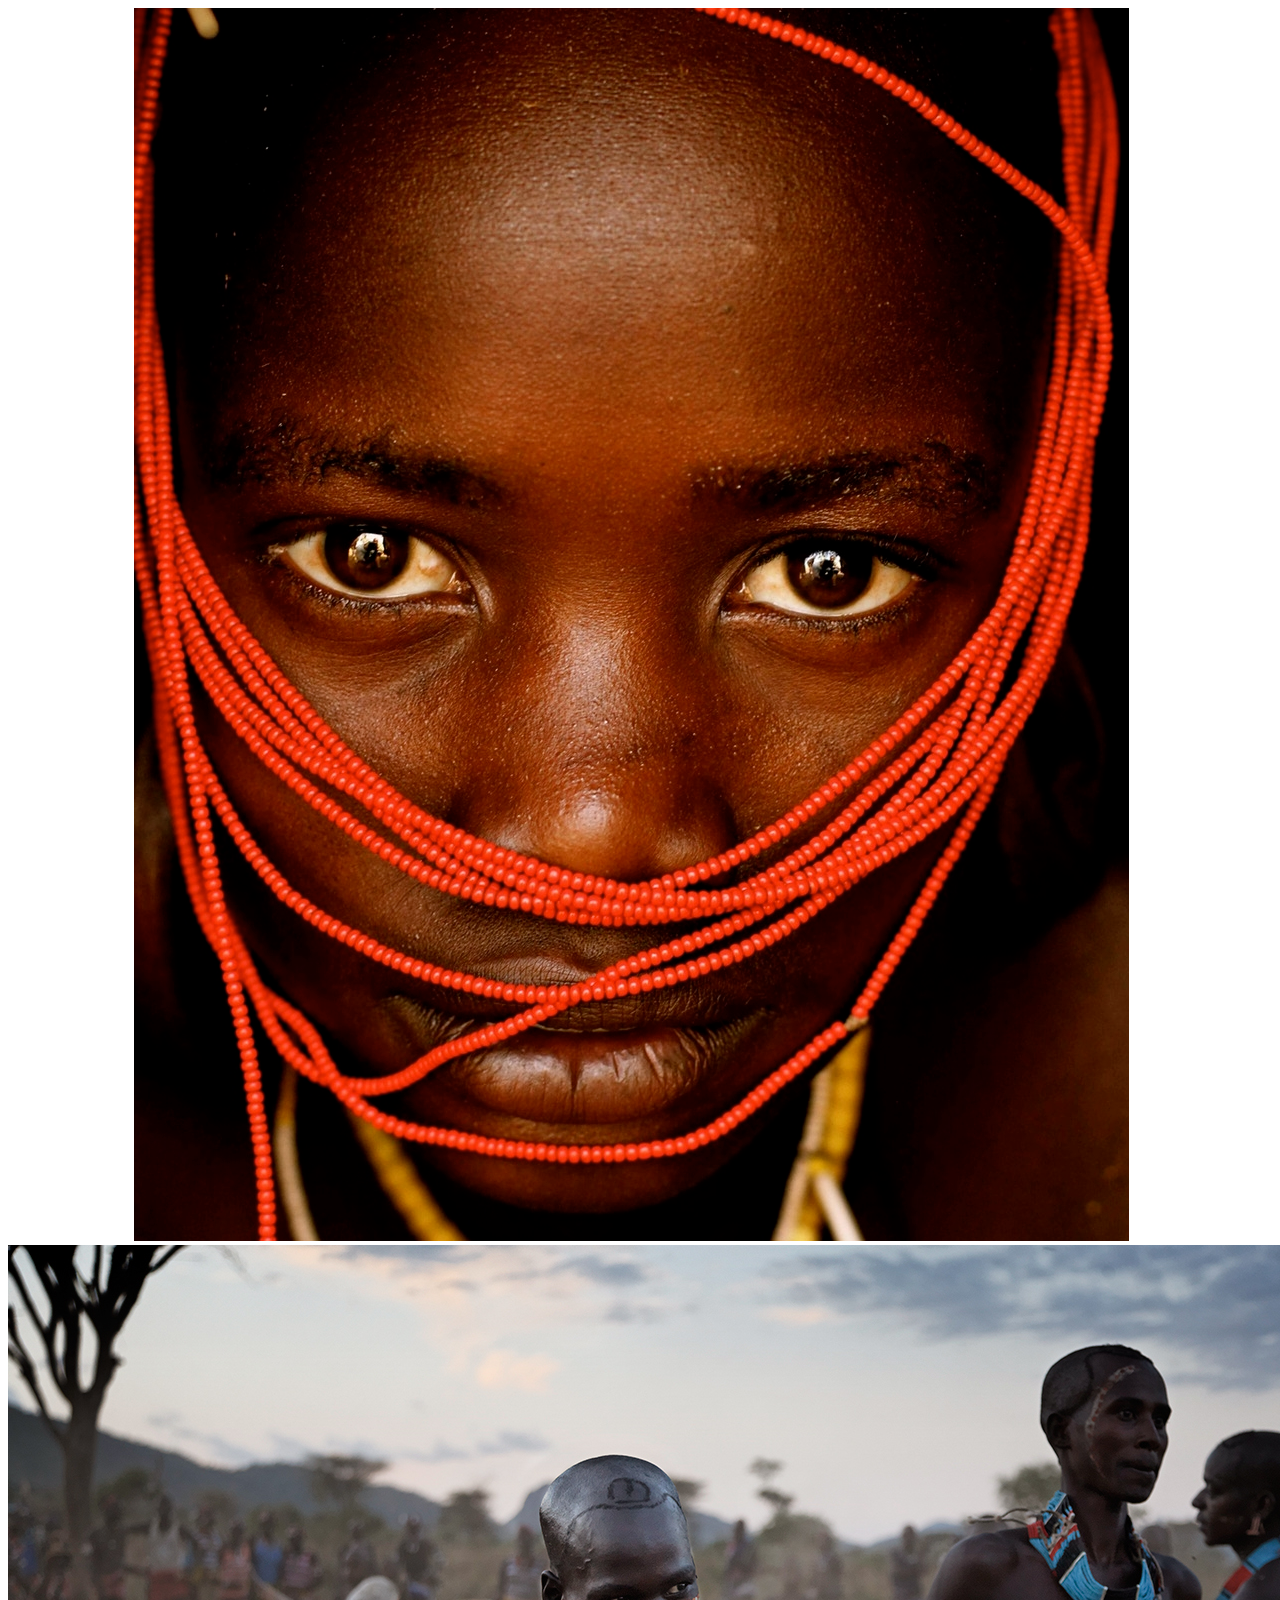
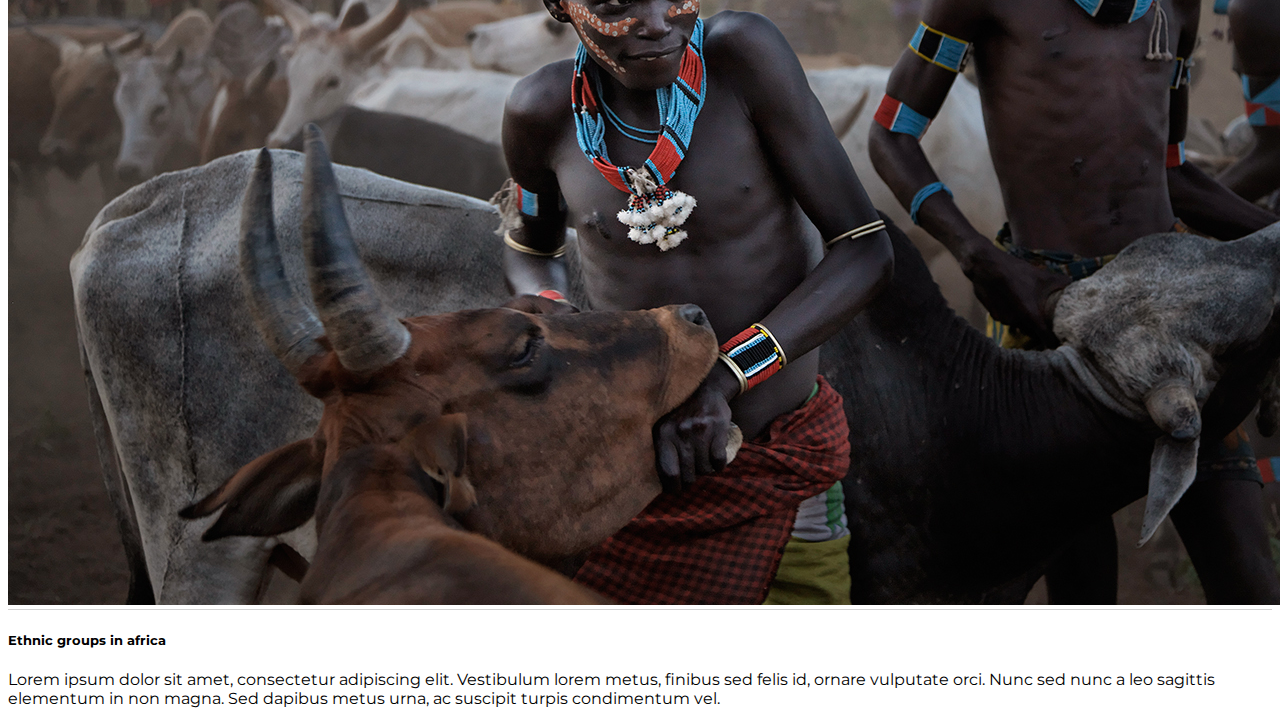
<file: article.html>
<!DOCTYPE html>
<html lang="en">
<head>
    <meta charset="utf-8">
    <meta name="viewport" content="width=device-width, initial-scale=1, shrink-to-fit=no">
    <link rel="stylesheet" href="https://stackpath.bootstrapcdn.com/bootstrap/4.1.1/css/bootstrap.min.css" integrity="sha384-WskhaSGFgHYWDcbwN70/dfYBj47jz9qbsMId/iRN3ewGhXQFZCSftd1LZCfmhktB" crossorigin="anonymous">
    <link rel="stylesheet" href="https://use.fontawesome.com/releases/v5.0.13/css/all.css" integrity="sha384-DNOHZ68U8hZfKXOrtjWvjxusGo9WQnrNx2sqG0tfsghAvtVlRW3tvkXWZh58N9jp" crossorigin="anonymous">
    <link href="https://fonts.googleapis.com/css?family=Montserrat:100,200,300,400,500,600,700,800,900" rel="stylesheet">
    <link rel="stylesheet" href="assets/stylesheets/article.css">
    <title>National Geographic</title>
</head>

<body>

    <section class="article">
        <div class="container-fluid">
            <!-- First row -->
            <div class="row mb-3">
                <div class="col-12 col-xl mb-3"></div>
                <div class="col-12 col-xl-3 mb-3 d-flex flex-column justify-content-end left-overlap">
                    <img class="img-fluid" src="assets/images/suri_beads.jpg">
                </div>
                <div class="col-xl-7">
                    <img src="assets/images/africa.jpg" class="img-fluid mb-5">
                </div>
                <div class="col-xl"></div>
            </div>


            <!-- Second row -->
            <div class="row mb-3 justify-content-end">
                <div class="col-12 col-xl-1 mb-3 d-flex justify-content-center">
                    <div class="align-self-center text-muted">
                        <i class="far fa-square mx-1"></i>
                        <i class="fas fa-square mx-1"></i>
                        <i class="fas fa-square mx-1"></i>
                    </div>
                </div>
                <div class="col-12 col-xl-3 mb-3">
                    <div class="w-100 h-50" style="border-bottom: 1px solid lightgray" ></div>
                </div>
                <div class="col-12 col-xl-4 d-flex mb-3">
                    <div>
                        <h5 class="text-uppercase font-weight-bold">Ethnic groups in africa</h5>
                        <p>
                            Lorem ipsum dolor sit amet, consectetur adipiscing elit. Vestibulum lorem metus, finibus sed felis id, ornare vulputate orci. Nunc sed nunc a leo sagittis elementum in non magna. Sed dapibus metus urna, ac suscipit turpis condimentum vel.
                        </p>
                    </div>

                </div>
                <div class="col-xl-1 mb-3"></div>

            </div>
        </div>
    </section>

    <script src="https://code.jquery.com/jquery-3.3.1.slim.min.js" integrity="sha384-q8i/X+965DzO0rT7abK41JStQIAqVgRVzpbzo5smXKp4YfRvH+8abtTE1Pi6jizo" crossorigin="anonymous"></script>
    <script src="https://cdnjs.cloudflare.com/ajax/libs/popper.js/1.14.3/umd/popper.min.js" integrity="sha384-ZMP7rVo3mIykV+2+9J3UJ46jBk0WLaUAdn689aCwoqbBJiSnjAK/l8WvCWPIPm49" crossorigin="anonymous"></script>
    <script src="https://stackpath.bootstrapcdn.com/bootstrap/4.1.1/js/bootstrap.min.js" integrity="sha384-smHYKdLADwkXOn1EmN1qk/HfnUcbVRZyYmZ4qpPea6sjB/pTJ0euyQp0Mk8ck+5T" crossorigin="anonymous"></script>

</body>
</html>
</file>
<file: assets/stylesheets/article.css>
/* Globals */
body {
    font-family: 'Montserrat', sans-serif;
}

/* Article */
@media (min-width: 992px) {
    .bottom-overlap, .left-overlap {
        position: relative;

    }

    .bottom-overlap {
        bottom: 200px;
    }

    .left-overlap {
        left: 10%;
        z-index: 10;
    }
}

.square {
    width: 40%;
}

.square:after {
    content: "";
    display: block;
    padding-bottom: 100%;
}

.image-selector div:nth-child(1){
    background-image: url("../images/iguana.jpg");
    background-size: cover;
}

.image-selector div:nth-child(2){
    background-image: url("../images/owl.jpg");
    background-size: cover;
}

.image-selector div:nth-child(3){
    background-image: url("../images/fox.jpg");
    background-size: cover;
    width: 10%;
}

.left-bar {
    border-left: solid 6px #ffcc00;
}

.rotate {
    transform: rotate(45deg);
}
</file>
